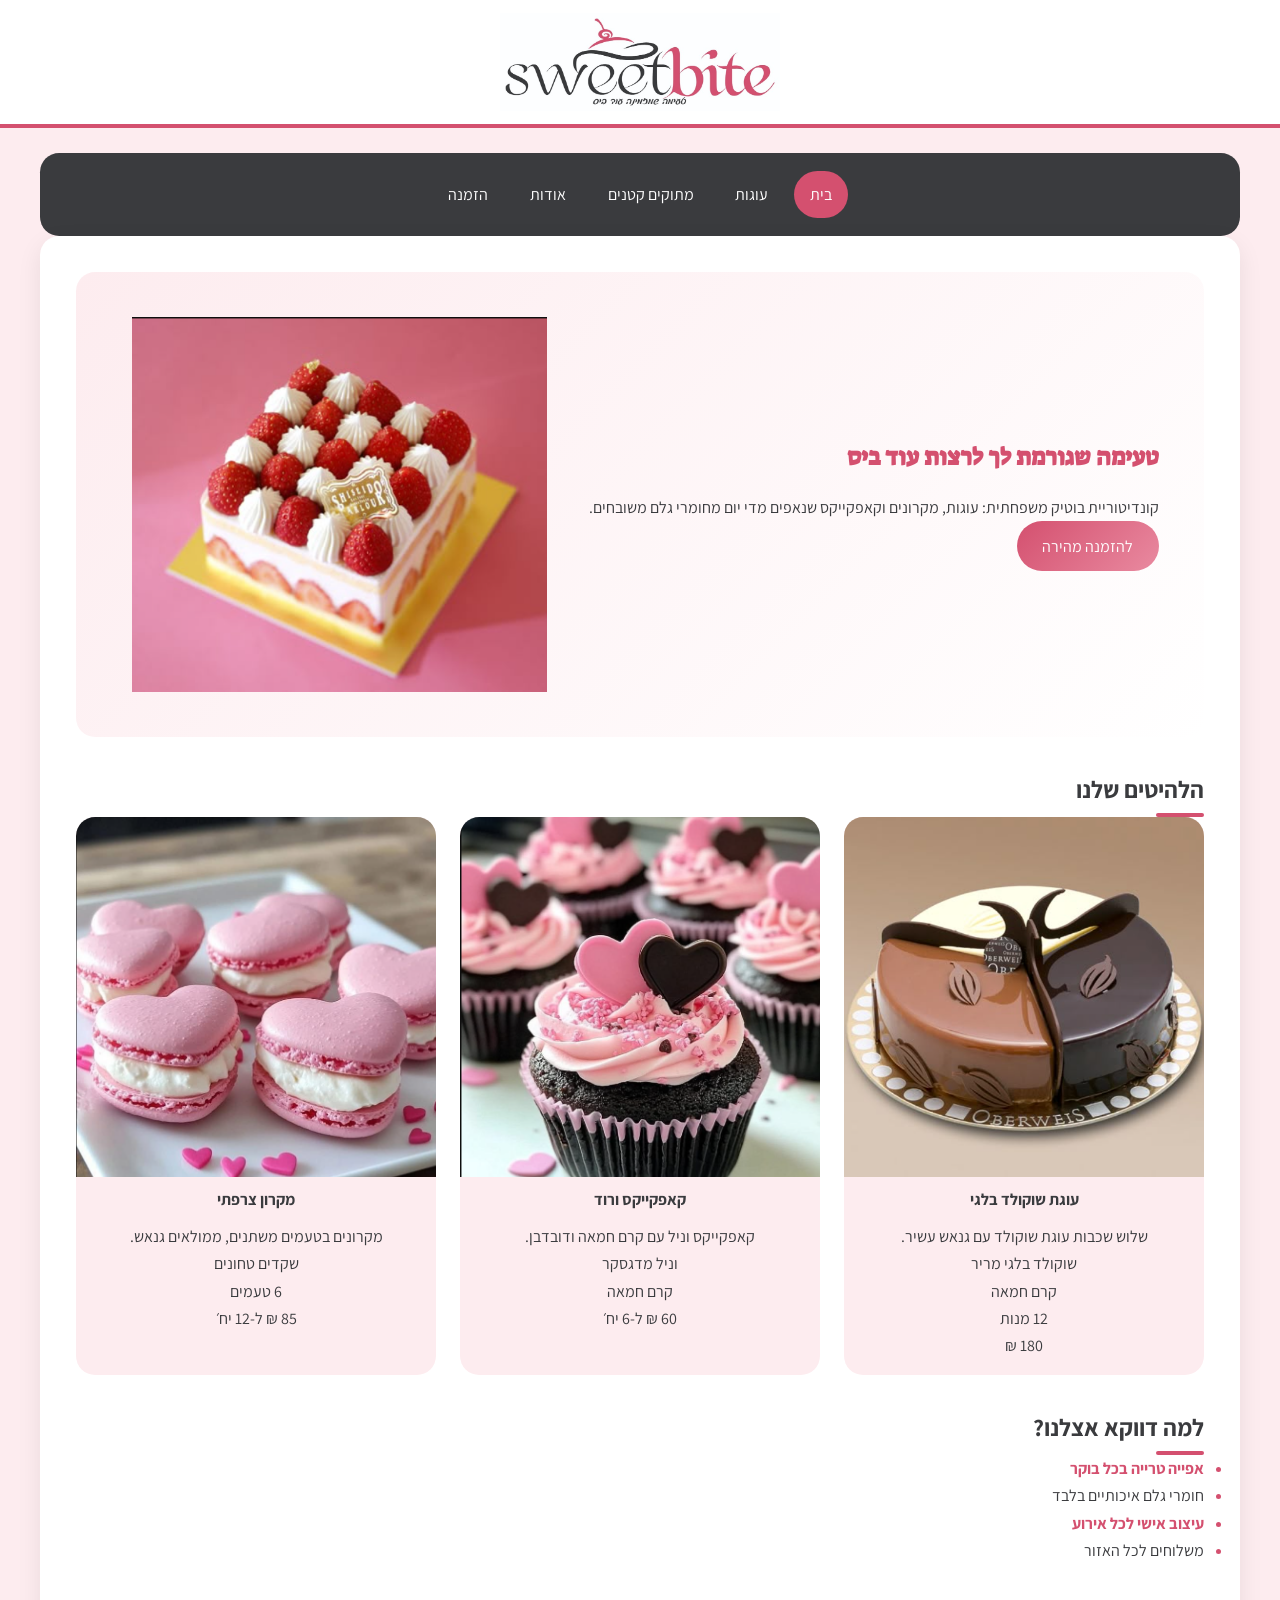
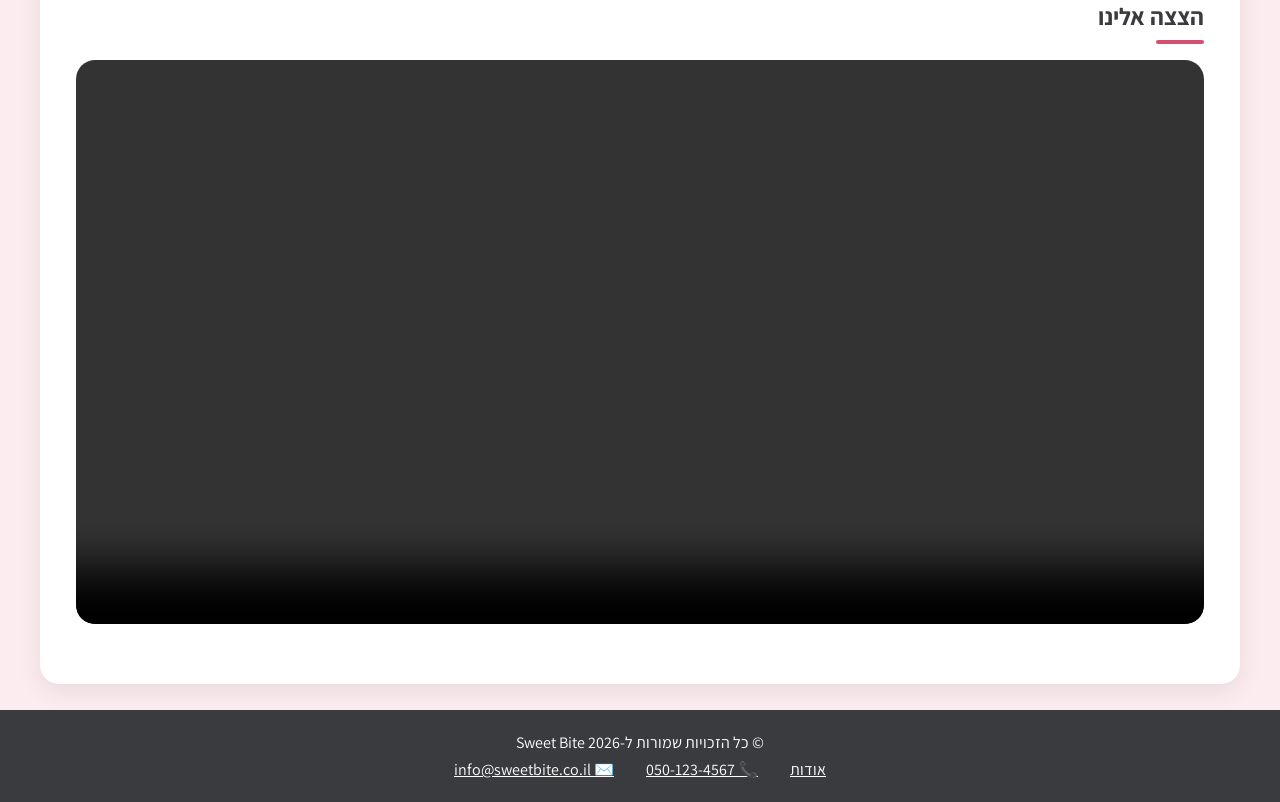
<file: index.html>
<!DOCTYPE html>
<html lang="he" dir="rtl">
<head>
<meta charset="UTF-8">
<meta name="viewport" content="width=device-width, initial-scale=1.0">
<title>דף הבית | Sweet Bite</title>
<link rel="icon" href="favicon.ico">
<link rel="stylesheet" href="css/style.css">
<link rel="stylesheet" href="css/home.css">
</head>
<body class="home">
<header>
<a class="logo" href="index.html">
    <img src="assets/images/logo.jpg" alt="Sweet Bite - לדף הבית">
</a>
</header>
<div class="layout">
<aside>
    <!-- nav -אזור שמכיל קישורי ניווט באתר. -->
    <nav aria-label="תפריט ראשי">
        <ul>
            <li>
                <a href="index.html" aria-current="page">בית</a>
            </li>
            <li>
                <a href="pages/cakes.html">עוגות</a>
            </li>
            <li>
                <a href="pages/sweets.html">מתוקים קטנים</a>
            </li>
            <li>
                <a href="pages/about.html">אודות</a>
            </li>
            <li>
                <a href="pages/order.html">הזמנה</a>
            </li>
        </ul>
    </nav>
</aside>
<main>
    <!-- section -יוצרת אזור נפרד באתר -->
<section class="hero">
<div>
    <h1>טעימה שגורמת לך לרצות עוד ביס</h1>
<p>קונדיטוריית בוטיק משפחתית: עוגות, מקרונים וקאפקייקס שנאפים מדי יום מחומרי גלם משובחים.</p>
<p><a class="btn" href="pages/order.html">להזמנה מהירה</a></p>
</div>
<img src="assets/images/petel.png" alt="עוגת וניל ופטל">
</section>
<section>
    <h2>הלהיטים שלנו</h2>
    <div class="grid">
        <!-- article מייצגת תוכן -->
        <article class="card">
            <figure>
                <img src="assets/images/shocolad.png" alt="עוגת שוקולד בלגי">
                <figcaption>עוגת שוקולד בלגי</figcaption>
            </figure>
            <p>שלוש שכבות עוגת שוקולד עם גנאש עשיר.</p>
            <ul>
                <li>שוקולד בלגי מריר</li>
                <li>קרם חמאה</li>
                <li>12 מנות</li>
            </ul>
            <p class="price">180 ₪</p>
        </article>
        <article class="card">
            <figure>
                <img src="assets/images/capcap.png" alt="קאפקייקס ורוד">
                <figcaption>קאפקייקס ורוד</figcaption>
            </figure>
            <p>קאפקייקס וניל עם קרם חמאה ודובדבן.</p>
            <ul>
                <li>וניל מדגסקר</li>
                <li>קרם חמאה</li>
            </ul>
            <p class="price">60 ₪ ל-6 יח׳</p>
        </article>
        <article class="card">
            <figure>
                <img src="assets/images/makaron.png" alt="מקרון צרפתי">
                <figcaption>מקרון צרפתי</figcaption>
            </figure>
            <p>מקרונים בטעמים משתנים, ממולאים גנאש.</p>
            <ul>
                <li>שקדים טחונים</li>
                <li>6 טעמים</li>
            </ul>
            <p class="price">85 ₪ ל-12 יח׳</p>
        </article>
    </div>
</section>
<section>
    <h2>למה דווקא אצלנו?</h2>
    <ul class="reasons">
        <li>אפייה טרייה בכל בוקר</li>
        <li>חומרי גלם איכותיים בלבד</li>
        <li>עיצוב אישי לכל אירוע</li>
        <li>משלוחים לכל האזור</li>
    </ul>
</section>
<section class="media">
    <h2>הצצה אלינו</h2>
<video controls width="800">
    <source src="assets/media/promo.mp4" type="video/mp4">
</video>
</section>
</main>
</div>
<footer>
<p>© כל הזכויות שמורות ל-Sweet Bite 2026</p>
<ul>
<li><a href="pages/about.html">אודות</a></li>
<li><a href="tel:0501234567">050-123-4567</a></li>
<li><a href="mailto:info@sweetbite.co.il">info@sweetbite.co.il</a></li>
</ul>
</footer>
</body>

</html>
</file>
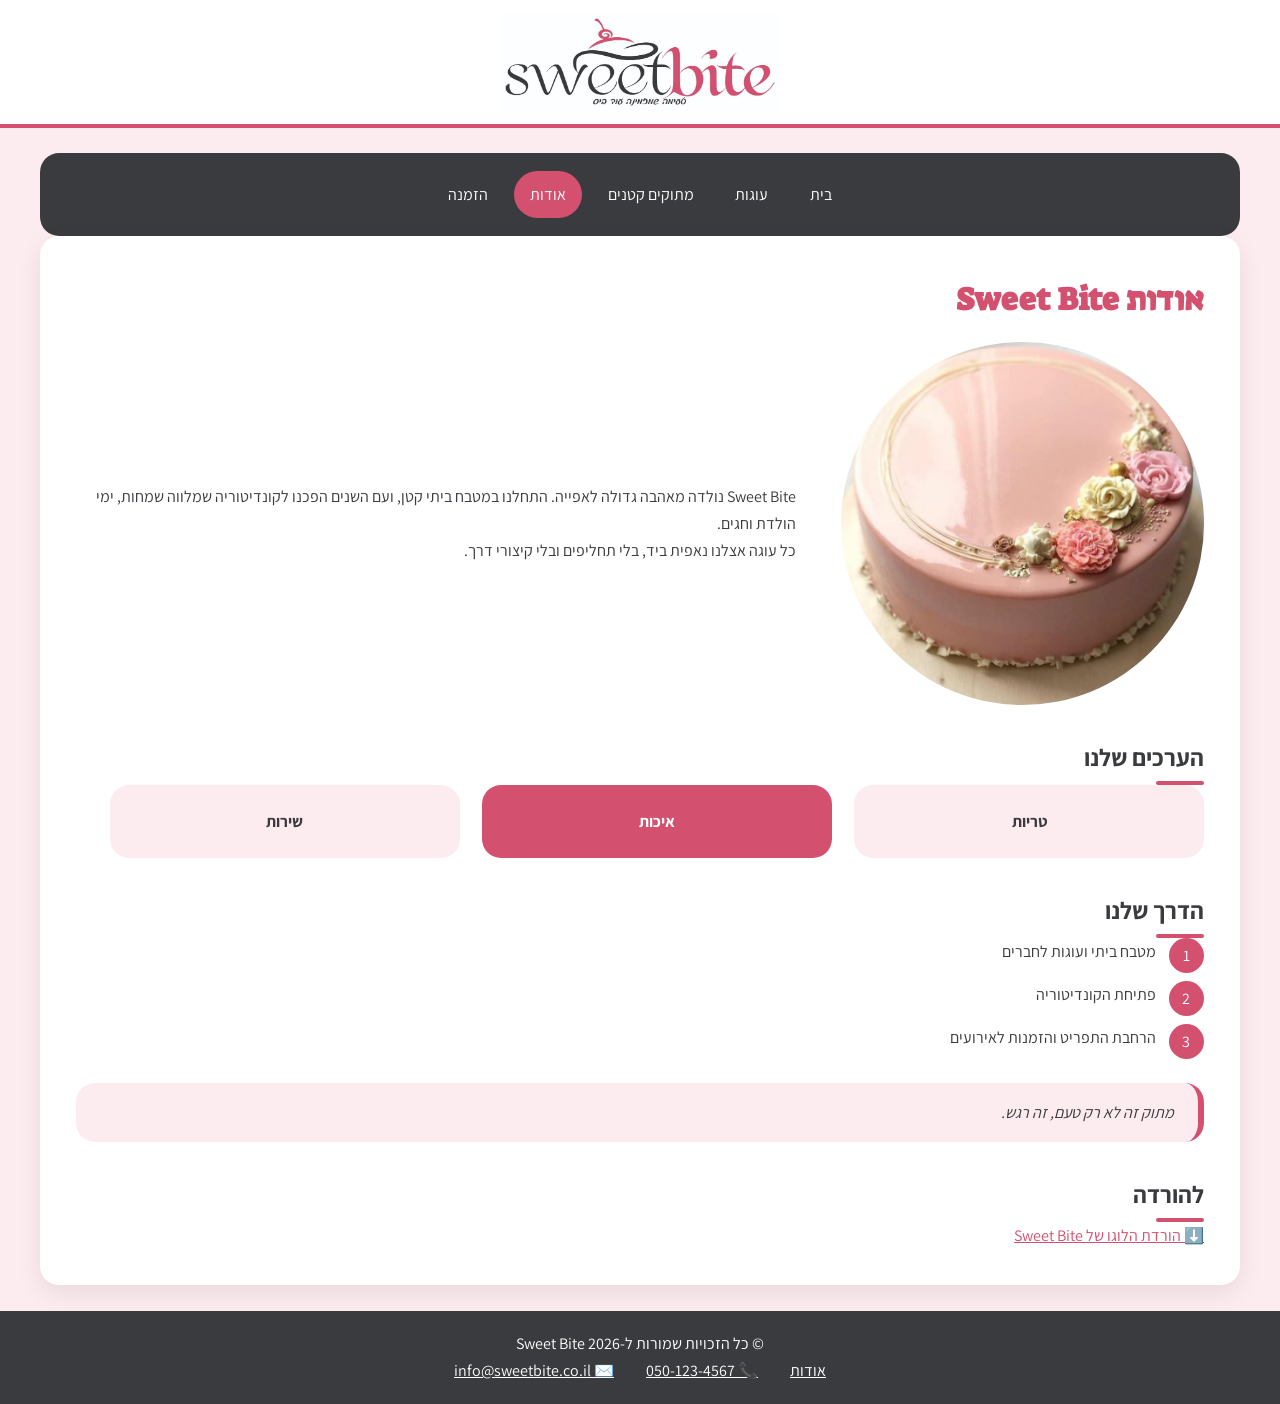
<file: pages/about.html>
<!DOCTYPE html>
<html lang="he" dir="rtl">
<head>
<meta charset="UTF-8">
<meta name="viewport" content="width=device-width, initial-scale=1.0">
<title>אודות | Sweet Bite</title>
<link rel="icon" href="../favicon.ico">
<link rel="stylesheet" href="../css/style.css">
<link rel="stylesheet" href="../css/about.css">
</head>
<body>
<header>
<a class="logo" href="../index.html">
    <img src="../assets/images/logo.jpg" alt="Sweet Bite - לדף הבית">
</a>
</header>
<div class="layout">
<aside>
    <nav aria-label="תפריט ראשי">
        <ul>
            <li><a href="../index.html">בית</a></li>
            <li><a href="cakes.html">עוגות</a></li>
            <li><a href="sweets.html">מתוקים קטנים</a></li>
            <li><a href="about.html" aria-current="page">אודות</a></li>
            <li><a href="order.html">הזמנה</a></li>
        </ul>
    </nav>
</aside>
<main>
<h1>אודות Sweet Bite</h1>
<section class="story">
    <figure>
        <img src="../assets/images/meshubach.png" alt="עוגה משובחת">
    </figure>
<div>
    <p>Sweet Bite נולדה מאהבה גדולה לאפייה. התחלנו במטבח ביתי קטן, ועם השנים הפכנו לקונדיטוריה שמלווה שמחות, ימי הולדת וחגים.</p>
<p>כל עוגה אצלנו נאפית ביד, בלי תחליפים ובלי קיצורי דרך.</p>
</div>
</section>
<section>
    <h2>הערכים שלנו</h2>
    <ul class="values">
        <li>טריות</li>
        <li>איכות</li>
        <li>שירות</li>
    </ul>
</section>
<section>
    <h2>הדרך שלנו</h2>
    <ol class="timeline">
        <li>מטבח ביתי ועוגות לחברים</li>
        <li>פתיחת הקונדיטוריה</li>
        <li>הרחבת התפריט והזמנות לאירועים</li>
    </ol>
</section>
<blockquote>מתוק זה לא רק טעם, זה רגש.</blockquote>
<section>
    <h2>להורדה</h2>
    <p><a href="../assets/images/logo.jpg" download="sweetbite-logo.jpg">הורדת הלוגו של Sweet Bite</a></p></section>
</main>
</div>
<footer>
<p>© כל הזכויות שמורות ל-Sweet Bite 2026</p>
<ul>
<li><a href="about.html">אודות</a></li>
<li><a href="tel:0501234567">050-123-4567</a></li>
<li><a href="mailto:info@sweetbite.co.il">info@sweetbite.co.il</a></li>
</ul>
</footer>
</body>
</html>
</file>
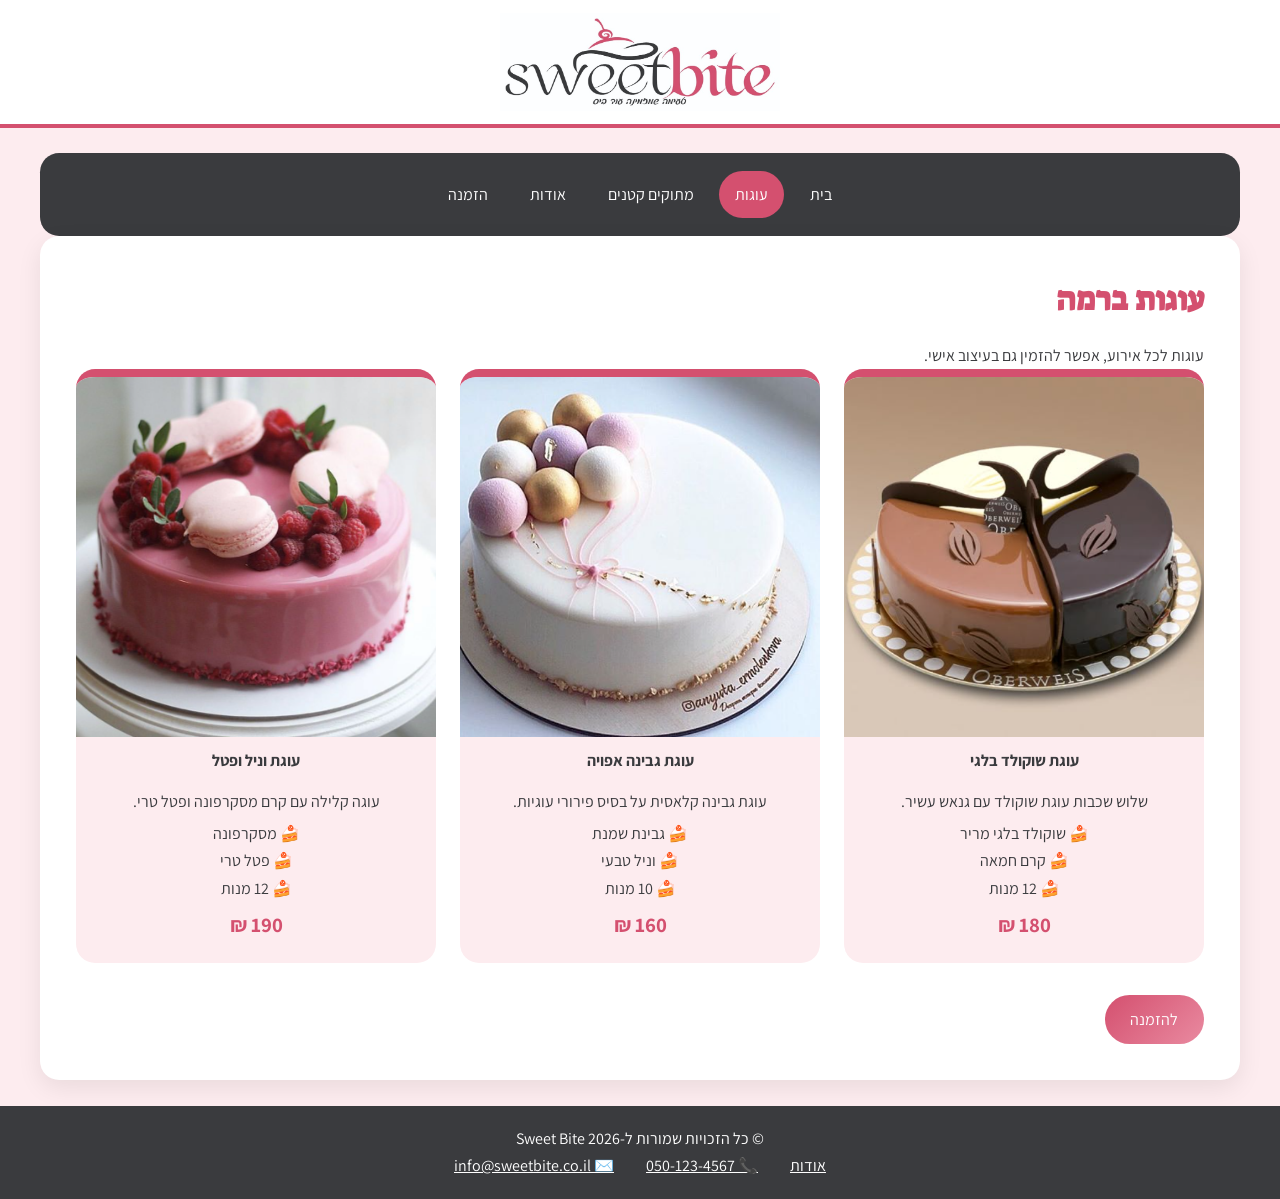
<file: pages/cakes.html>
<!DOCTYPE html>
<html lang="he" dir="rtl">
<head>
<meta charset="UTF-8">
<meta name="viewport" content="width=device-width, initial-scale=1.0">
<title>עוגות | Sweet Bite</title>
<link rel="icon" href="../favicon.ico">
<link rel="stylesheet" href="../css/style.css">
<link rel="stylesheet" href="../css/cakes.css">
</head>
<body>
<header>
<a class="logo" href="../index.html">
    <img src="../assets/images/logo.jpg" alt="Sweet Bite - לדף הבית"></a>
</header>
<div class="layout">
<aside>
    <nav aria-label="תפריט ראשי">
        <ul>
            <li><a href="../index.html">בית</a></li>
            <li><a href="cakes.html" aria-current="page">עוגות</a></li>
            <li><a href="sweets.html">מתוקים קטנים</a></li>
            <li><a href="about.html">אודות</a></li><li><a href="order.html">הזמנה</a></li>
        </ul>
    </nav>
</aside>
<main>
<h1>עוגות ברמה </h1>
<p>עוגות לכל אירוע, אפשר להזמין גם בעיצוב אישי.</p>
<section>
    <div class="grid">
        <article class="card">
            <figure>
                <img src="../assets/images/shocolad.png" alt="עוגת שוקולד בלגי">
                <figcaption>עוגת שוקולד בלגי</figcaption>
            </figure>
            <p>שלוש שכבות עוגת שוקולד עם גנאש עשיר.</p>
            <ul>
                <li>שוקולד בלגי מריר</li>
                <li>קרם חמאה</li>
                <li>12 מנות</li>
            </ul>
            <p class="price">180 ₪</p>
        </article>
        <article class="card">
            <figure>
                <img src="../assets/images/cheese.png" alt="עוגת גבינה אפויה">
                <figcaption>עוגת גבינה אפויה</figcaption>
            </figure>
            <p>עוגת גבינה קלאסית על בסיס פירורי עוגיות.</p>
            <ul>
                <li>גבינת שמנת</li>
                <li>וניל טבעי</li>
                <li>10 מנות</li>
            </ul>
            <p class="price">160 ₪</p>
        </article>
        <article class="card">
            <figure>
                <img src="../assets/images/vanil.png" alt="עוגת וניל ופטל">
                <figcaption>עוגת וניל ופטל</figcaption>
            </figure>
            <p>עוגה קלילה עם קרם מסקרפונה ופטל טרי.</p>
            <ul>
                <li>מסקרפונה</li>
                <li>פטל טרי</li>
                <li>12 מנות</li>
            </ul>
            <p class="price">190 ₪</p>
        </article>
    </div>
</section>
<section>
    <p><a class="btn" href="order.html">להזמנה</a></p>
</section>
</main>
</div>
<footer>
<p>© כל הזכויות שמורות ל-Sweet Bite 2026</p>
<ul>
<li><a href="about.html">אודות</a></li>
<li><a href="tel:0501234567">050-123-4567</a></li>
<li><a href="mailto:info@sweetbite.co.il">info@sweetbite.co.il</a></li>
</ul>
</footer>
</body>
</html>
</file>
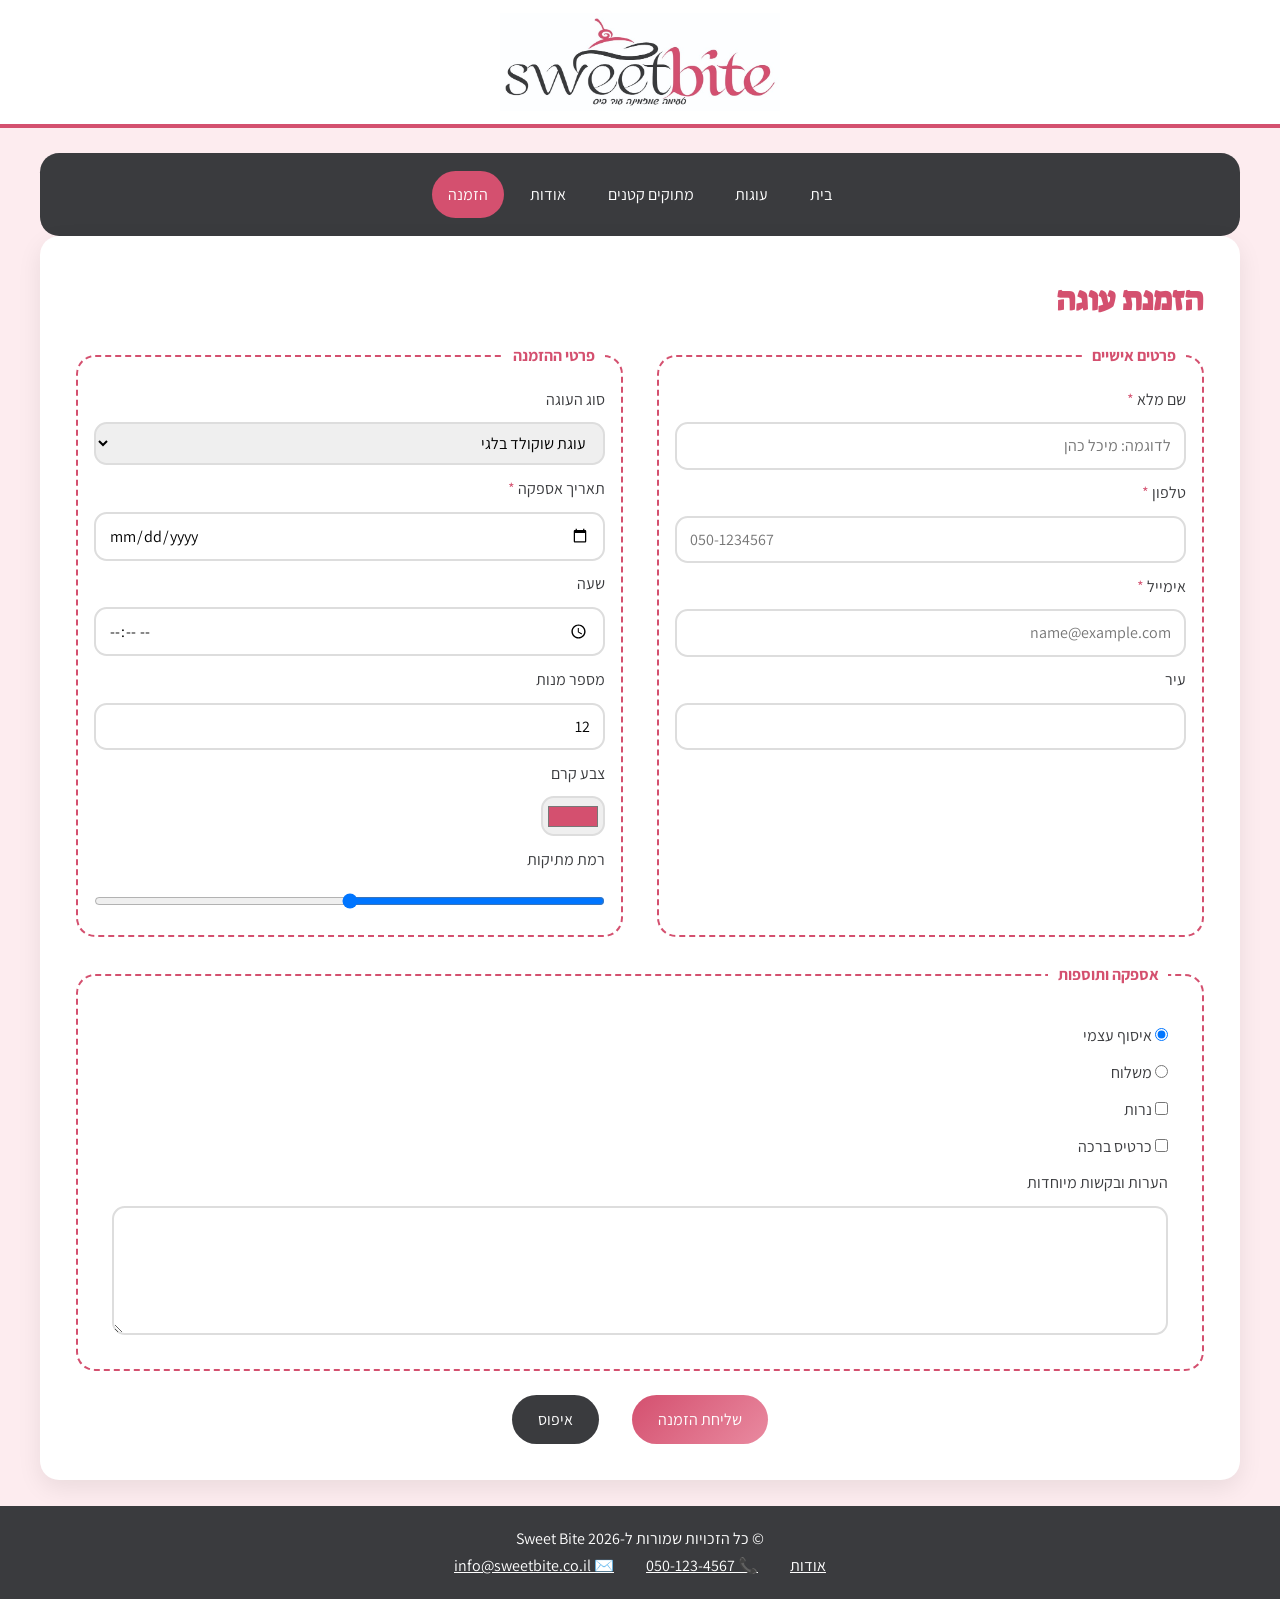
<file: pages/order.html>
<!DOCTYPE html>
<html lang="he" dir="rtl">
<head>
<meta charset="UTF-8">
<meta name="viewport" content="width=device-width, initial-scale=1.0">
<title>הזמנה | Sweet Bite</title>
<link rel="icon" href="../favicon.ico">
<link rel="stylesheet" href="../css/style.css">
<link rel="stylesheet" href="../css/order.css">
</head>
<body>
<header>
<a class="logo" href="../index.html">
    <img src="../assets/images/logo.jpg" alt="Sweet Bite - לדף הבית"></a>
</header>
<div class="layout">
<aside>
    <nav aria-label="תפריט ראשי">
        <ul>
            <li><a href="../index.html">בית</a></li>
            <li><a href="cakes.html">עוגות</a></li>
            <li><a href="sweets.html">מתוקים קטנים</a></li>
            <li><a href="about.html">אודות</a></li>
            <li><a href="order.html" aria-current="page">הזמנה</a></li>
        </ul>
    </nav>
</aside>
<main>
<h1>הזמנת עוגה</h1>
<form action="thanks.html" method="get">
<fieldset>
    <legend>פרטים אישיים</legend>
<label class="req" for="name">שם מלא</label>
<input type="text" id="name" name="name" required minlength="2" placeholder="לדוגמה: מיכל כהן">
<label class="req" for="phone">טלפון</label>
<input type="tel" id="phone" name="phone" required pattern="0[0-9]{1,2}-?[0-9]{7}" placeholder="050-1234567" title="מספר טלפון ישראלי תקין">
<label class="req" for="mail">אימייל</label>
<input type="email" id="mail" name="mail" required placeholder="name@example.com">
<label for="city">עיר</label>
<input type="text" id="city" name="city" list="cities">
<datalist id="cities">
    <option value="חולון">
        <option value="תל אביב">
            <option value="בת ים">
                <option value="רמת גן">
</datalist>
</fieldset>
<fieldset>
    <legend>פרטי ההזמנה</legend>
<label for="kind">סוג העוגה</label>
<select id="kind" name="kind">
    <option>עוגת שוקולד בלגי</option>
    <option>עוגת גבינה אפויה</option>
    <option>עוגת וניל ופטל</option>
    <option>מקרונים</option>
</select>
<label class="req" for="date">תאריך אספקה</label>
<input type="date" id="date" name="date" required min="2026-11-06">
<label for="time">שעה</label>
<input type="time" id="time" name="time" min="08:00" max="19:00">
<label for="guests">מספר מנות</label>
<input type="number" id="guests" name="guests" min="6" max="60" value="12">
<label for="color">צבע קרם</label>
<input type="color" id="color" name="color" value="#d4506f">
<label for="sweet">רמת מתיקות</label>
<input type="range" id="sweet" name="sweet" min="1" max="5" value="3">
</fieldset>
<fieldset>
    <legend>אספקה ותוספות</legend>
<label><input type="radio" name="way" value="pickup" checked> איסוף עצמי</label>
<label><input type="radio" name="way" value="delivery"> משלוח</label>
<label><input type="checkbox" name="extra" value="candle"> נרות</label>
<label><input type="checkbox" name="extra" value="card"> כרטיס ברכה</label>
<label for="note">הערות ובקשות מיוחדות</label>
<textarea id="note" name="note" rows="4" maxlength="300"></textarea>
</fieldset>
<div class="actions"><button class="btn" type="submit">שליחת הזמנה</button>
    <button class="btn" type="reset">איפוס</button>
</div>
</form>
</main>
</div>
<footer>
<p>© כל הזכויות שמורות ל-Sweet Bite 2026</p>
<ul>
<li><a href="about.html">אודות</a></li>
<li><a href="tel:0501234567">050-123-4567</a></li>
<li><a href="mailto:info@sweetbite.co.il">info@sweetbite.co.il</a></li>
</ul>
</footer>
</body>
</html>
</file>
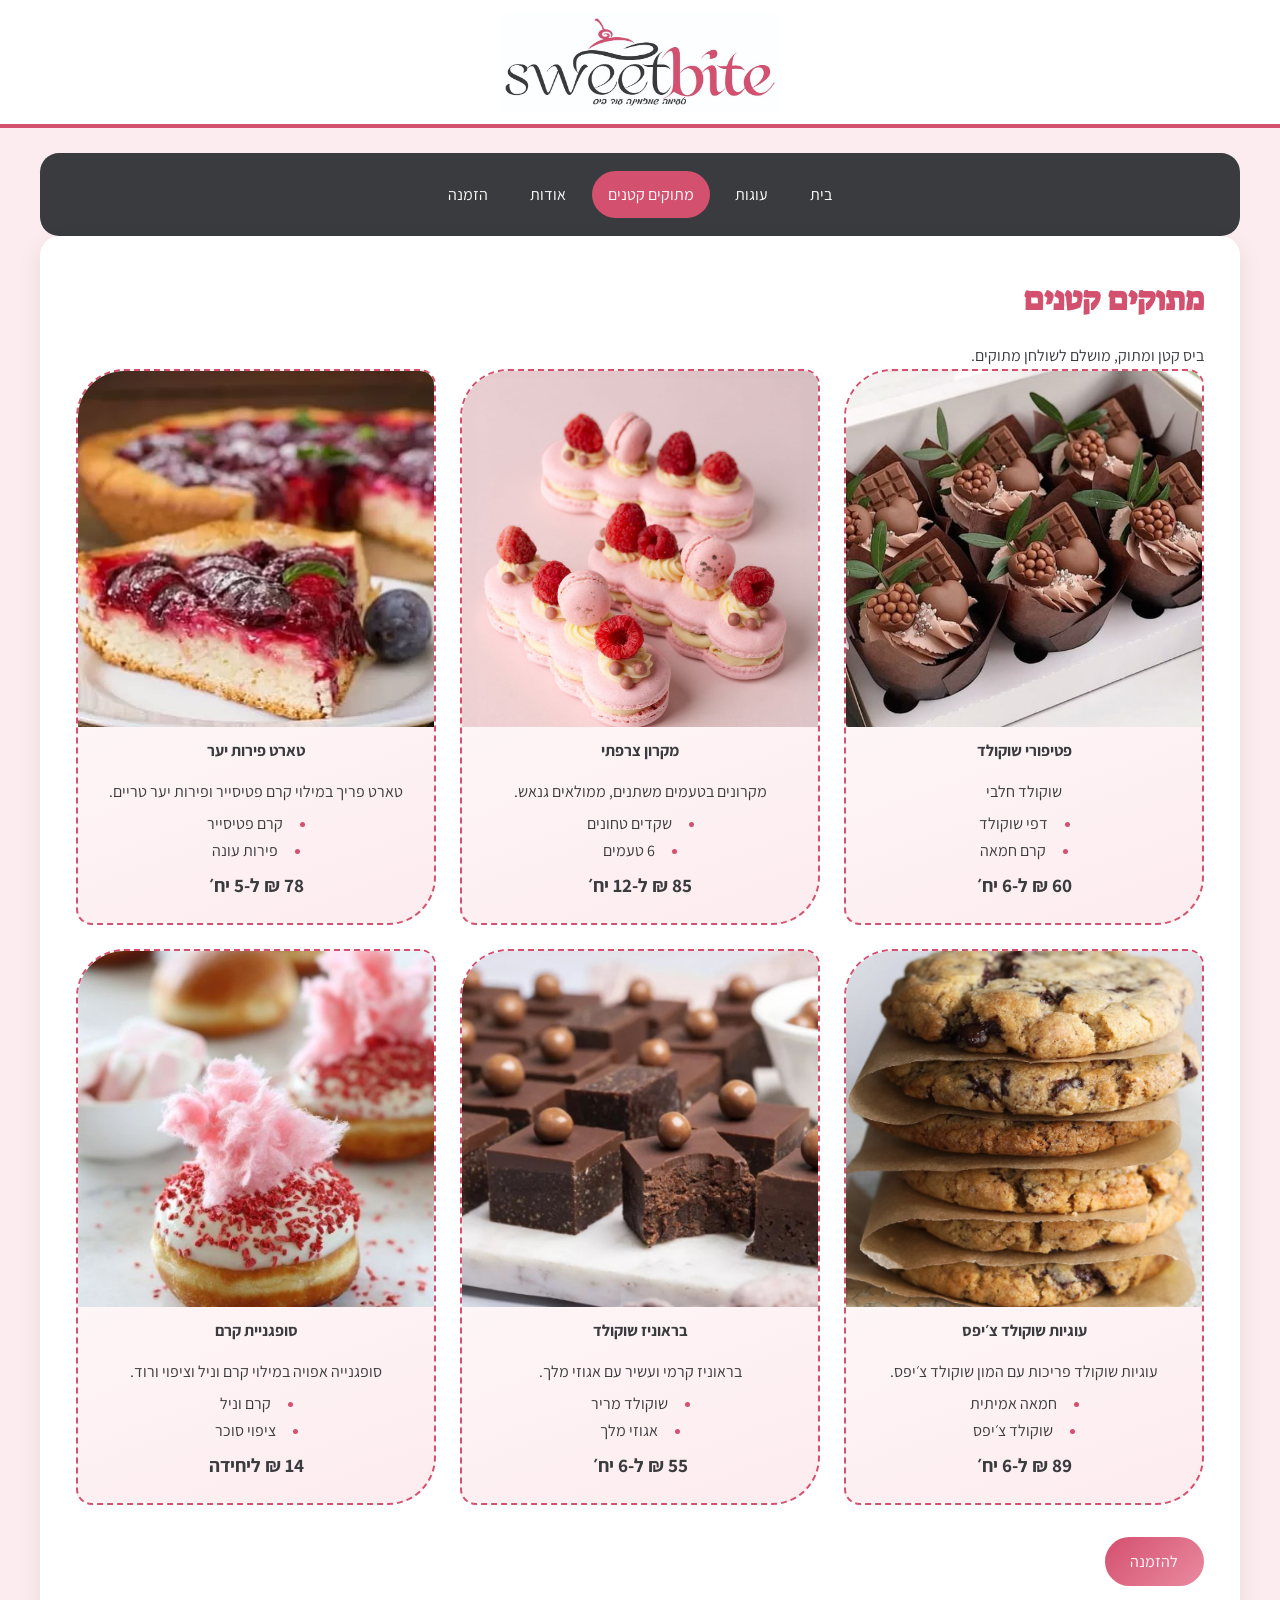
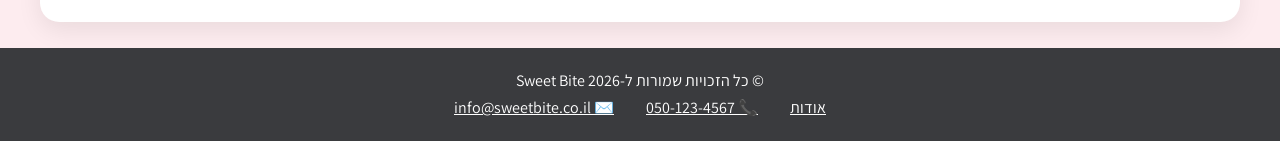
<file: pages/sweets.html>
<!DOCTYPE html>
<html lang="he" dir="rtl">
<head>
<meta charset="UTF-8">
<meta name="viewport" content="width=device-width, initial-scale=1.0">
<title>מתוקים קטנים | Sweet Bite</title>
<link rel="icon" href="../favicon.ico">
<link rel="stylesheet" href="../css/style.css">
<link rel="stylesheet" href="../css/sweets.css">
</head>
<body>
<header>
<a class="logo" href="../index.html">
    <img src="../assets/images/logo.jpg" alt="Sweet Bite - לדף הבית">
</a>
</header>
<div class="layout">
<aside>
    <nav aria-label="תפריט ראשי">
        <ul>
            <li><a href="../index.html">בית</a></li>
            <li><a href="cakes.html">עוגות</a></li>
            <li><a href="sweets.html" aria-current="page">מתוקים קטנים</a></li>
            <li><a href="about.html">אודות</a></li>
            <li><a href="order.html">הזמנה</a></li>
        </ul>
    </nav>
</aside>
<main>
<h1>מתוקים קטנים</h1>
<p>ביס קטן ומתוק, מושלם לשולחן מתוקים.</p>
<section>
    <div class="grid">
        <article class="card">
            <figure>
                <img src="../assets/images/patifur.png" alt="פטיפורי שוקולד">
                <figcaption>פטיפורי שוקולד</figcaption>
            </figure>
            <p>שוקולד חלבי</p>
            <ul>
                <li>דפי שוקולד</li>
                <li>קרם חמאה</li>
            </ul>
            <p class="price">60 ₪ ל-6 יח׳</p>
        </article>
        <article class="card">
            <figure>
                <img src="../assets/images/macaron.png" alt="מקרון צרפתי">
                <figcaption>מקרון צרפתי</figcaption>
            </figure>
            <p>מקרונים בטעמים משתנים, ממולאים גנאש.</p>
            <ul>
                <li>שקדים טחונים</li>
                <li>6 טעמים</li>
            </ul>
            <p class="price">85 ₪ ל-12 יח׳</p>
        </article>
        <article class="card">
            <figure>
                <img src="../assets/images/tart.png" alt="טארט פירות יער">
                <figcaption>טארט פירות יער</figcaption>
            </figure>
            <p>טארט פריך במילוי קרם פטיסייר ופירות יער טריים.</p>
            <ul>
                <li>קרם פטיסייר</li>
                <li>פירות עונה</li>
            </ul>
            <p class="price">78 ₪ ל-5 יח׳</p>
        </article>
        <article class="card">
            <figure>
                <img src="../assets/images/chips.png" alt="עוגיות שוקולד צ׳יפס">
                <figcaption>עוגיות שוקולד צ׳יפס</figcaption>
            </figure>
            <p>עוגיות שוקולד פריכות עם המון שוקולד צ׳יפס.</p>
            <ul><li>חמאה אמיתית</li>
                <li>שוקולד צ׳יפס</li>
            </ul>
            <p class="price">89 ₪ ל-6 יח׳</p>
        </article>
        <article class="card">
            <figure>
                <img src="../assets/images/braunith.png" alt="בראוניז שוקולד">
                <figcaption>בראוניז שוקולד</figcaption>
            </figure>
            <p>בראוניז קרמי ועשיר עם אגוזי מלך.</p>
            <ul>
                <li>שוקולד מריר</li>
                <li>אגוזי מלך</li>
            </ul>
            <p class="price">55 ₪ ל-6 יח׳</p>
        </article>
        <article class="card">
            <figure>
                <img src="../assets/images/zufgania.png" alt="סופגניית קרם">
                <figcaption>סופגניית קרם</figcaption>
            </figure>
            <p>סופגנייה אפויה במילוי קרם וניל וציפוי ורוד.</p>
            <ul>
                <li>קרם וניל</li>
                <li>ציפוי סוכר</li>
            </ul>
            <p class="price">14 ₪ ליחידה</p>
        </article>
    </div>
</section>
<section>
    <p><a class="btn" href="order.html">להזמנה</a></p>
</section>
</main>
</div>
<footer>
<p>© כל הזכויות שמורות ל-Sweet Bite 2026</p>
<ul>
<li><a href="about.html">אודות</a></li>
<li><a href="tel:0501234567">050-123-4567</a></li>
<li><a href="mailto:info@sweetbite.co.il">info@sweetbite.co.il</a></li>
</ul>
</footer>
</body>
</html>
</file>
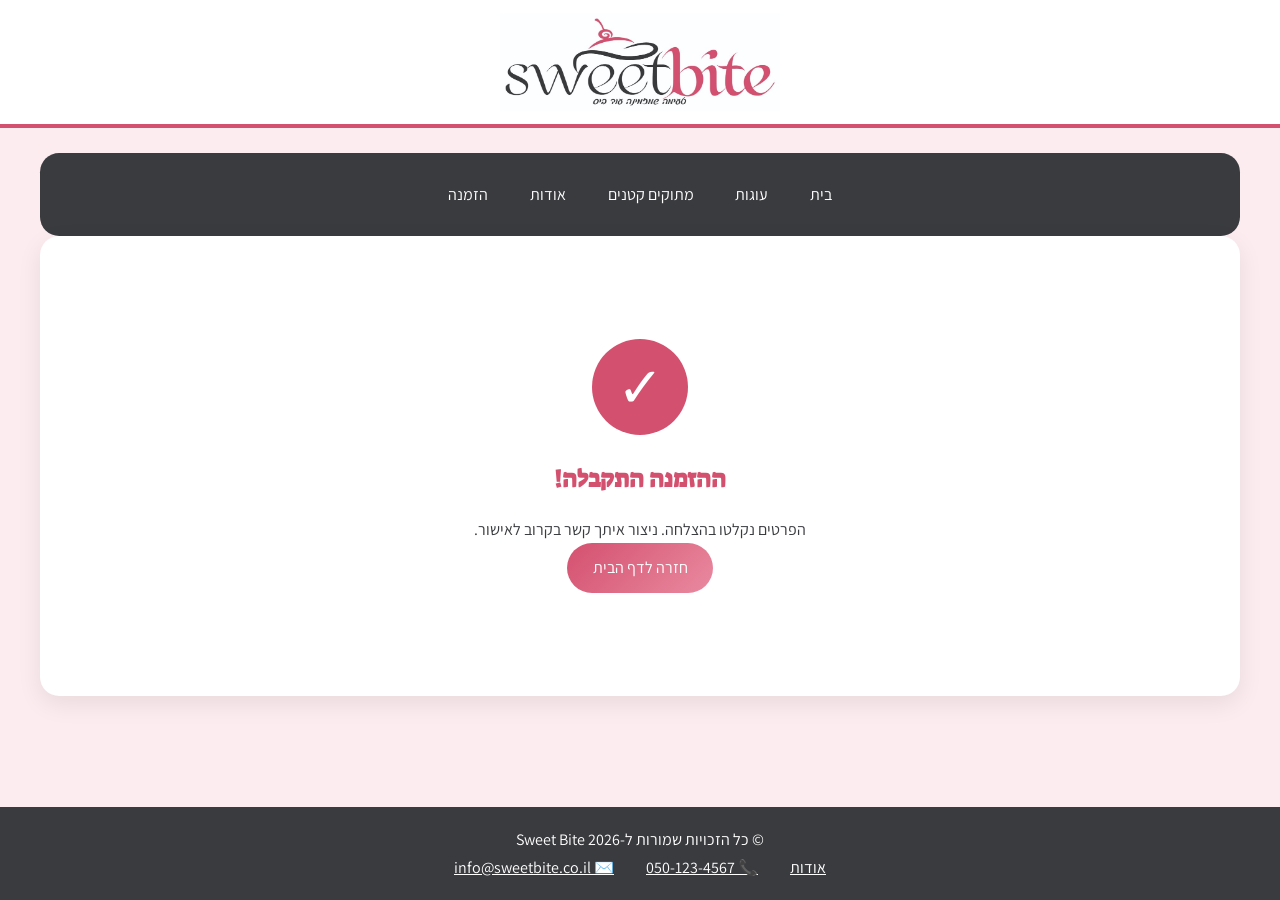
<file: pages/thanks.html>
<!DOCTYPE html>
<html lang="he" dir="rtl">
<head>
<meta charset="UTF-8">
<meta name="viewport" content="width=device-width, initial-scale=1.0">
<title>תודה | Sweet Bite</title>
<link rel="icon" href="../favicon.ico">
<link rel="stylesheet" href="../css/style.css">
<link rel="stylesheet" href="../css/thanks.css">
</head>
<body>
<header>
<a class="logo" href="../index.html">
    <img src="../assets/images/logo.jpg" alt="Sweet Bite - לדף הבית"></a>
</header>
<div class="layout">
<aside>
    <nav aria-label="תפריט ראשי">
        <ul>
            <li><a href="../index.html">בית</a></li>
            <li><a href="cakes.html">עוגות</a></li>
            <li><a href="sweets.html">מתוקים קטנים</a></li>
            <li><a href="about.html">אודות</a></li>
            <li><a href="order.html">הזמנה</a></li>
        </ul>
    </nav>
</aside>
<main>
<section class="done">
    <h1>ההזמנה התקבלה!</h1>
    <p>הפרטים נקלטו בהצלחה. ניצור איתך קשר בקרוב לאישור.</p>
    <p><a class="btn" href="../index.html">חזרה לדף הבית</a></p>
</section>
</main>
</div>
<footer>
<p>© כל הזכויות שמורות ל-Sweet Bite 2026</p>
<ul>
<li><a href="about.html">אודות</a></li>
<li><a href="tel:0501234567">050-123-4567</a></li>
<li><a href="mailto:info@sweetbite.co.il">info@sweetbite.co.il</a></li>
</ul>
</footer>
</body>
</html>
</file>
<file: css/style.css>
@import url('https://fonts.googleapis.com/css2?family=Assistant:wght@400;700&family=Suez+One&display=swap');
:root{
    --pink:#d4506f;
    --dark:#3a3b3e;
    --soft:#fdecef;
    --radius:1.2rem;
    --shadow:0 .5rem 1.5rem rgba(0,0,0,.08)
}
*{
    box-sizing:border-box;
    margin:0;
    padding:0;
}
body{
    font-family:'Assistant',Arial,sans-serif;
    color:var(--dark);
    background:var(--soft);
    line-height:1.7;
    min-height:100vh;
    display:flex;
    flex-direction:column
}
img{
    max-width:100%;
    display:block
}
header{
    position:sticky;
    top:0;
    z-index:10;
    background:#fff;
    border-bottom:4px solid var(--pink);
    text-align:center;
    padding:1% 0
}
.logo img{
    width:30%;
    max-width:280px;
    margin:0 auto;
    transition:transform .4s
}
.logo:hover img{
    transform:scale(1.06) rotate(-2deg)
}
.layout{
    display:flex;
    /* מסדרת את הילדים בעמודה */
    flex-direction:column;
    gap:2%;
    width:96%;
    max-width:1200px;
    margin:2% auto;
    flex:1
}
aside{
    width:100%;
    background:var(--dark);
    border-radius:var(--radius);
    padding:1.5%
}
nav ul{
    list-style:none;
    display:flex;
    flex-direction:row;
    /* מאפשר לרדת גם כשאין מקום */
    flex-wrap:wrap;
    justify-content:center;
    gap:.6rem
}
nav a{
    display:block;
    color:#fff;
    text-decoration:none;
    padding:.6rem 1rem;
    border-radius:999px;
    transition:background .3s,transform .3s
}
nav a:hover,
nav a[aria-current="page"]{
    background:var(--pink)
}
nav a:hover{
    /* מוזיז את הקישורים שלוש פיקסלים למעלה */
    transform:translateY(-3px)
}
main{
    width:100%;
    background:#fff;
    border-radius:var(--radius);
    padding:3%;
    box-shadow:var(--shadow)
}
main h1{
    font-family:'Suez One',serif;
    color:var(--pink);
    margin-bottom:1rem
}
/* מאפשר להוסיף אלמנט מתחת בלי לכתוב תגית בHTML */
main h2::after{
    content:"";
    display:block;
    width:3rem;
    height:.25rem;
    margin-top:.2rem;
    background:var(--pink);
    border-radius:1rem
}
main section+section{
    margin-top:2rem
}
main ul li::marker{
    color:var(--pink)
}
a{
    color:var(--pink)
}
a[href^="tel"]::before{
    content:"📞 "
}
a[href^="mailto"]::before{
    content:"✉️ "
}
a[download]::before{
    content:"⬇️ "
}
/* עיצוב הכפתורים */
.btn{
    display:inline-block;
    background:linear-gradient(135deg,var(--pink),#e98aa0);
    color:#fff;
    padding:.7rem 1.6rem;
    border:0;
    border-radius:999px;
    text-decoration:none;
    font:inherit;
    cursor:pointer;
    transition:transform .3s
}
.btn:hover{
    transform:translateY(-3px) scale(1.05)
}
.grid{
    display:grid;
    grid-template-columns:repeat(3,1fr);
    gap:1.5rem
}
.card{
    background:var(--soft);
    border-radius:var(--radius);
    /* מסתיר תוכן שיוצא מחוץ לגבולות */
    overflow:hidden;
    /* ממרכז את הטקסט */
    text-align:center;
    padding-bottom:1rem;
    /* backwards: ההנפשה משפיעה רק עד שהיא מסתיימת, ואז ה-hover יכול להטות את הכרטיס */
    animation:rise .8s ease backwards
}
.card:nth-child(2){
    animation-delay:.2s
}
.card:nth-child(3){
    animation-delay:.4s
}
.card:nth-child(4){
    animation-delay:.6s
}
.card:nth-child(5){
    animation-delay:.8s
}
.card:nth-child(6){
    animation-delay:1s
}
.card figure{
    overflow:hidden
}
.card img{
    width:100%;
    /* כל התמונות בכרטיסים יהיו ריבועיות ובאותו גובה */
    aspect-ratio:1;
    /* התמונה ממלאת את הריבוע בלי להימתח, והעודף נחתך */
    object-fit:cover;
    transition:transform .5s
}
.card:hover img{
    transform:scale(1.1)
}
.card figcaption{
    font-weight:700;
    padding:.6rem
}
@keyframes rise{
    from{
        opacity:0;
        transform:translateY(30px)
    }
        to{ 
            opacity:1;
            transform:none
        }
        }
footer{
    background:var(--dark);
    color:#fff;
    text-align:center;
    padding:1.5% 2%
}
footer ul{
    list-style:none;
    display:flex;
    justify-content:center;
    flex-wrap:wrap;
    gap:2rem
}
footer a{
    color:#fff
}
/* משנה עיצוב בהתאם לגודל של המסך */
@media(max-width:768px){
    .logo img{
        width:65%
    }
    /* משנה את הגודל של הדפדפן */
    .grid{
        grid-template-columns:1fr
    }
}
</file>
<file: css/home.css>
.hero{
    display:flex;
    align-items:center;
    gap:4%;
    padding:4%;
    border-radius:var(--radius);
    background:linear-gradient(135deg,var(--soft),#fff)
}
.hero div{
    width:55%
}
.hero img{
    width:40%;
    animation:float 3s ease-in-out infinite
}
@keyframes float{
    50%{
        transform:translateY(-14px)
    }
}
.media video{
    width:100%;
    border-radius:var(--radius);
    margin:1rem 0
}
/* שורה ורוד שורה שחור */
.reasons li:nth-child(odd){
    color:var(--pink);
    font-weight:700
}
/* @media משנה עיצוב בהתאם לגודל של המסך */
@media(max-width:768px){
    .hero{
        flex-direction:column;
        text-align:center
    }
        .hero div,.hero img{
            width:100%
        }
    }
</file>
<file: css/about.css>
.story{
    display:flex;
    /* ממרכז לאורך הציר המשני*/
    align-items:center;
    gap:4%
}
.story figure{
    width:35%;
    border-radius:50%;
    /* מסתיר חלקים שיוצאים מהאלמנט */
    overflow:hidden
}
/* התמונה ריבועית בדיוק, ולכן העיגול מושלם ולא סגלגל */
.story img{
    aspect-ratio:1;
    object-fit:cover
}
.values{
    display:flex;
    /* יורד לשורה הבאה כשמקטינים את הדפדפן */
    flex-wrap:wrap;
    gap:2%;
    list-style:none
}
.values li{
    width:31%;
    padding:2%;
    text-align:center;
    background:var(--soft);
    border-radius:var(--radius);
    font-weight:700
}
.values li:nth-child(even){
    background:var(--pink);
    color:#fff
}
.timeline{
    counter-reset:step;
    list-style:none
}
.timeline li{
    /* ממספר לי מ1-3 */
    counter-increment:step;
    position:relative;
    padding-right:3rem;
    margin-bottom:1rem
}
/* מוסיף לי עיגולים */
.timeline li::before{
    content:counter(step);
    position:absolute;
    right:0;
    top:0;
    width:2.2rem;
    height:2.2rem;
    line-height:2.2rem;
    text-align:center;
    border-radius:50%;
    background:var(--pink);
    color:#fff
}
blockquote{
    margin:2rem 0;
    padding:1rem 1.5rem;
    border-right:.4rem solid var(--pink);
    background:var(--soft);
    border-radius:var(--radius);
    font-style:italic
}
@media(max-width:768px){
    .story{
        flex-direction:column
    }
    .story figure{
        width:60%
    }
    .values li{
        width:100%;
         margin-bottom:.5rem
        }
    }
</file>
<file: css/cakes.css>
.card{
    border-top:.5rem solid var(--pink)
}
.card p{
    padding:.3rem 1rem
}
.card ul{
    list-style:none
}
.card ul li::before{
    content:"🍰 "
}
.price{
    font-weight:700;
    font-size:1.3rem;
    color:var(--pink)
}
.card:hover{
    box-shadow:0 1rem 2rem rgba(212,80,111,.3)
}
@media(max-width:768px){
    .grid{
        grid-template-columns:1fr
    }
}
</file>
<file: css/order.css>
form{
    display:grid;
    grid-template-columns:repeat(2,1fr);
    gap:1.5rem 3%
}
fieldset{
    display:flex;
    flex-direction:column;
    gap:.6rem;
    padding:3%;
    border:2px dashed var(--pink);
    border-radius:var(--radius)
}
/* ה־fieldset האחרון יתפרס על פני כל רוחב הטופס */
fieldset:last-of-type{
    grid-column:1/-1
}
legend{
    padding:0 .6rem;
    color:var(--pink);
    font-weight:700
}
input,select,textarea{
    width:100%;
    font:inherit;
    padding:.5rem .8rem;
    border:2px solid #ddd;
    border-radius:.8rem
}
input[type="radio"],
input[type="checkbox"],
input[type="color"],
input[type="range"]{
    width:auto
}
/* בוחר הצבע: גודל קבוע וריפוד קטן, כדי שהצבע עצמו ייראה */
input[type="color"]{
    width:4rem;
    height:2.5rem;
    padding:.2rem
}
/* משנה את המילוי כשעומדים עליו */
input:focus,select:focus,textarea:focus{
    outline:0;
    border-color:var(--pink);
    box-shadow:0 0 0 .25rem rgba(212,80,111,.2)
}
input:required:valid{
    border-color:#4caf7d
}
/* user-invalid: אדום רק אחרי שהמשתמשת נגעה בשדה (גם בשדה תאריך, שאין לו placeholder) */
input:required:user-invalid{
    border-color:#e53935
}
/* יוצר סימן כוכבית */
label.req::after{
    content:" *";color:var(--pink)
}
/* הכפתורים */
.actions{
    grid-column:1/-1;
    display:flex;
    justify-content:center;
    gap:3%
}
/* עיצוב כפתור העיצוב */
button[type="reset"]{
    background:var(--dark)
}
@media(max-width:768px){
    form{
        grid-template-columns:1fr
    }
}
</file>
<file: css/sweets.css>
.card{
    border-radius:3rem 1rem 3rem 1rem;
    background:linear-gradient(160deg,#fff,var(--soft));
    border:2px dashed var(--pink)
}
.card p{
    padding:.3rem 1rem
}
.card ul{
    list-style-position:inside
}
.price{
    font-weight:700;
    color:var(--dark);
    font-size:1.2rem
}
.card:nth-child(odd):hover{
    /* מסובב את האלמנט */
    transform:rotate(2deg)
}
.card:nth-child(even):hover{
    transform:rotate(-2deg)
}
@media(max-width:768px){
    .grid{
        grid-template-columns:1fr 1fr
    }
}
@media(max-width:480px){
    .grid{
        grid-template-columns:1fr
    }
}
</file>
<file: css/thanks.css>
.done{
    text-align:center;
    padding:6% 0
}
.done::before{
    content:"✓";
    /* block תופס שורה משל עצמו ולכן הווי יהיה בנפפרד */
    display:block;
    width:6rem;
    height:6rem;
    line-height:6rem;
    margin:0 auto 1.5rem;
    border-radius:50%;
    background:var(--pink);
    color:#fff;
    font-size:3.5rem;
}
@media(max-width:768px){
    .done::before{
        width:4.5rem;
        height:4.5rem;
        line-height:4.5rem
    }
}
</file>
